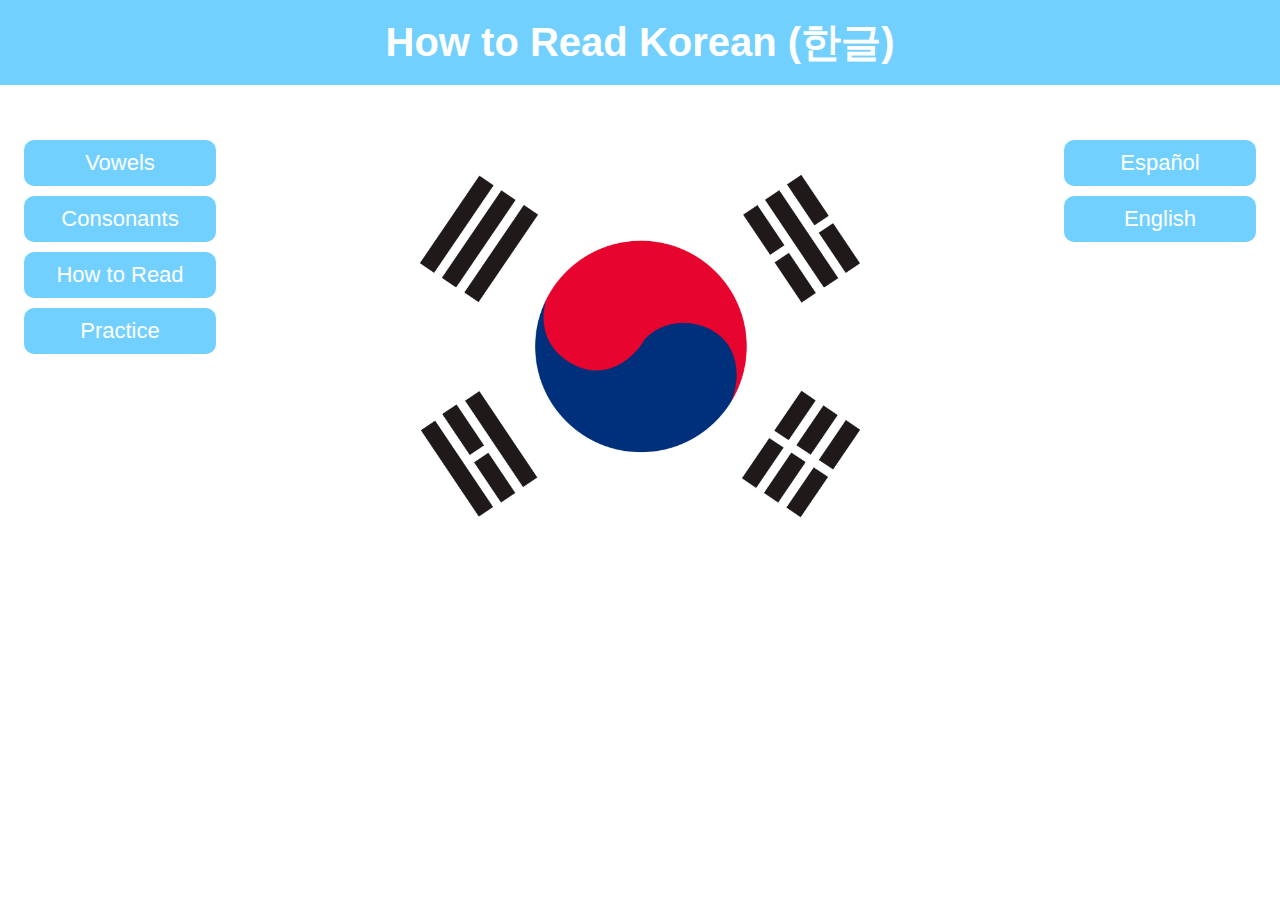
<file: index.html>
<!DOCTYPE html>
<html lang="en">
<head>
    <meta charset="UTF-8">
    <meta name="viewport" content="width=device-width, initial-scale=1.0">
    <title>Learn Korean</title>
    <link rel="stylesheet" href="index.css">
</head>

<body>
    <header id="header-text"></header>
    <div class="container">
        <div class="sidebar" id="left-menu">
            <button id="btn-vowels" onclick="loadContentDynamic('es-vowels', 'en-vowels')"></button>
            <button id="btn-consonants" onclick="loadContentDynamic('es-consonants', 'en-consonants')"></button>
            <button id="btn-read" onclick="loadContentDynamic('es-read', 'en-read')"></button>
            <button id="btn-practice" onclick="loadContentDynamic('es-practice', 'en-practice')">hola</button>
        </div>
        <div class="content" id="main-content">
            <img src="Flag.jpg" alt="Select an option" style="width: 100%;">
        </div>
        <div class="sidebar" id="right-menu">
            <button onclick="changeLanguage('es')">Español</button>
            <button onclick="changeLanguage('en')">English</button>
        </div>
    </div>

    <script src="index.js"></script>
    <script src="tts.js"></script>
    <script>
        document.addEventListener('DOMContentLoaded', function() {
            changeLanguage('en');
        });
    </script>
    
</body>
</html>
</file>
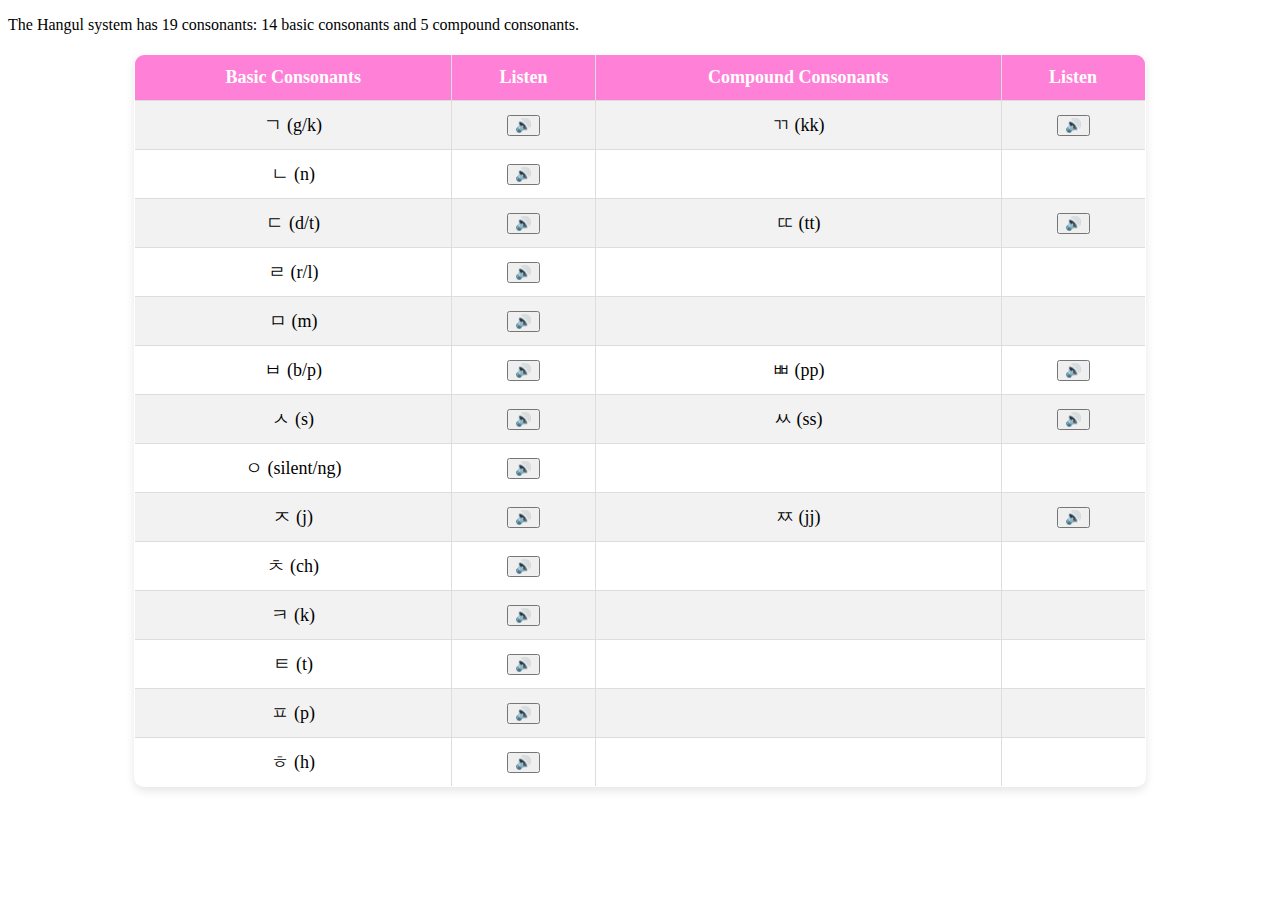
<file: en-consonants.html>
<!DOCTYPE html>
<html lang="en">
<head>
    <link rel="stylesheet" href="consonants.css">
</head>

<body>
    <p>The Hangul system has 19 consonants: 14 basic consonants and 5 compound consonants.</p>

    <table border="1">
        <tr>
            <th>Basic Consonants</th>
            <th>Listen</th>
            <th>Compound Consonants</th>
            <th>Listen</th>
        </tr>
        <tr><td>ㄱ (g/k)</td><td><button onclick="speakKorean('ㄱ')">🔊</button></td><td>ㄲ (kk)</td><td><button onclick="speakKorean('ㄲ')">🔊</button></td></tr>
        <tr><td>ㄴ (n)</td><td><button onclick="speakKorean('ㄴ')">🔊</button></td><td></td><td></td></tr>
        <tr><td>ㄷ (d/t)</td><td><button onclick="speakKorean('ㄷ')">🔊</button></td><td>ㄸ (tt)</td><td><button onclick="speakKorean('ㄸ')">🔊</button></td></tr>
        <tr><td>ㄹ (r/l)</td><td><button onclick="speakKorean('ㄹ')">🔊</button></td><td></td><td></td></tr>
        <tr><td>ㅁ (m)</td><td><button onclick="speakKorean('ㅁ')">🔊</button></td><td></td><td></td></tr>
        <tr><td>ㅂ (b/p)</td><td><button onclick="speakKorean('ㅂ')">🔊</button></td><td>ㅃ (pp)</td><td><button onclick="speakKorean('ㅃ')">🔊</button></td></tr>
        <tr><td>ㅅ (s)</td><td><button onclick="speakKorean('ㅅ')">🔊</button></td><td>ㅆ (ss)</td><td><button onclick="speakKorean('ㅆ')">🔊</button></td></tr>
        <tr><td>ㅇ (silent/ng)</td><td><button onclick="speakKorean('ㅇ')">🔊</button></td><td></td><td></td></tr>
        <tr><td>ㅈ (j)</td><td><button onclick="speakKorean('ㅈ')">🔊</button></td><td>ㅉ (jj)</td><td><button onclick="speakKorean('ㅉ')">🔊</button></td></tr>
        <tr><td>ㅊ (ch)</td><td><button onclick="speakKorean('ㅊ')">🔊</button></td><td></td><td></td></tr>
        <tr><td>ㅋ (k)</td><td><button onclick="speakKorean('ㅋ')">🔊</button></td><td></td><td></td></tr>
        <tr><td>ㅌ (t)</td><td><button onclick="speakKorean('ㅌ')">🔊</button></td><td></td><td></td></tr>
        <tr><td>ㅍ (p)</td><td><button onclick="speakKorean('ㅍ')">🔊</button></td><td></td><td></td></tr>
        <tr><td>ㅎ (h)</td><td><button onclick="speakKorean('ㅎ')">🔊</button></td><td></td><td></td></tr>
    </table>
</body>
</html>
</file>
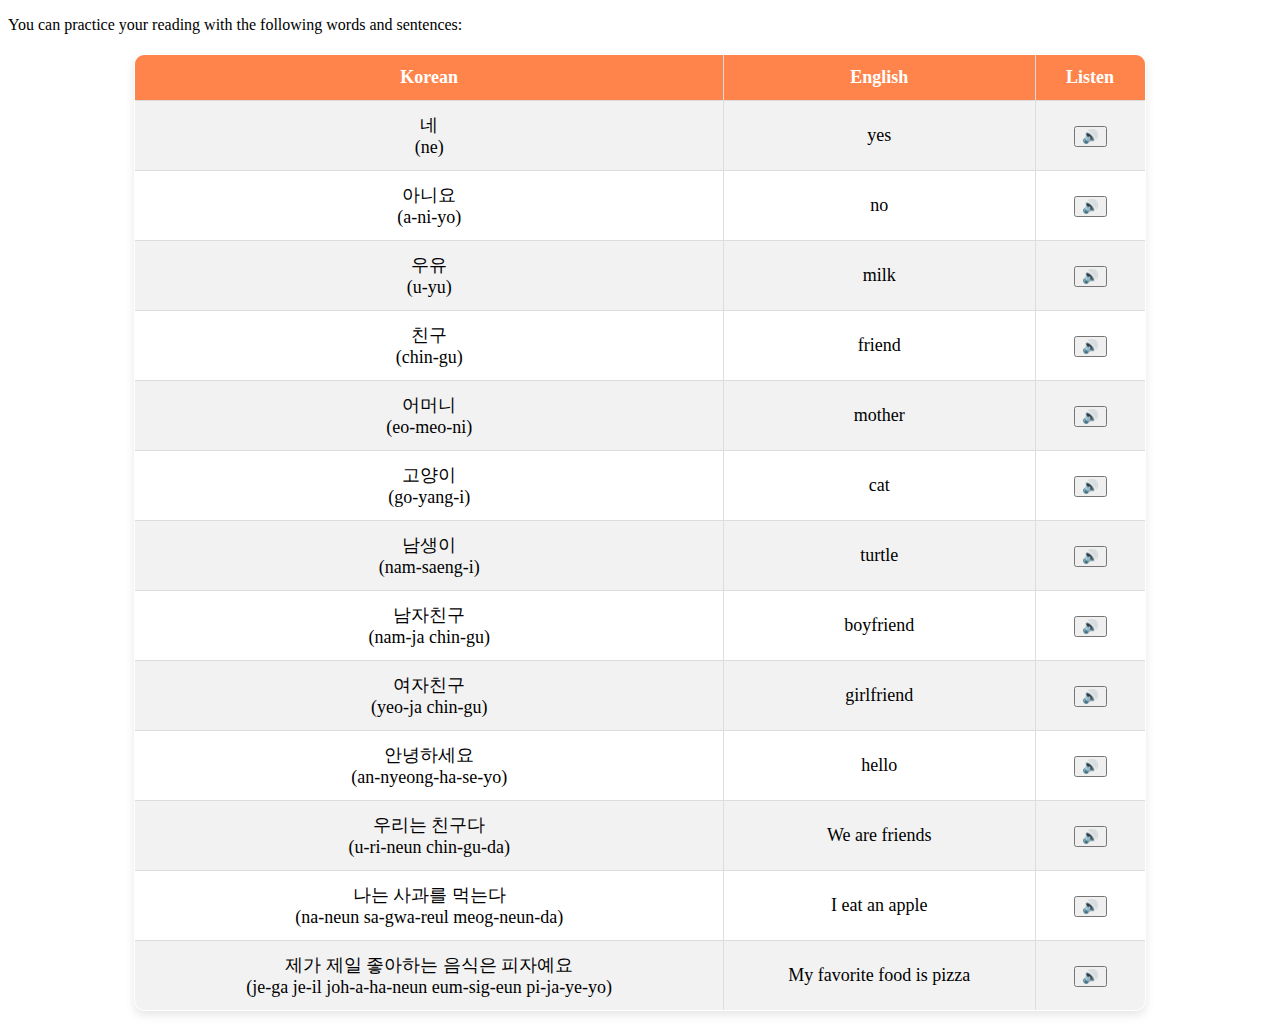
<file: en-practice.html>
<!DOCTYPE html>
<html lang="en">
<head>
    <meta charset="UTF-8">
    <meta name="viewport" content="width=device-width, initial-scale=1.0">
    <title>Korean Text-to-Speech</title>
    <link rel="stylesheet" href="practice.css">
</head>

<body>
    <p>You can practice your reading with the following words and sentences:</p>

    <table border="1">
        <tr>
            <th>Korean</th>
            <th>English</th>
            <th>Listen</th>
        </tr>
        <tr><td>네<br>(ne)</td><td>yes</td><td><button onclick="speakKorean('네')">🔊</button></td></tr>
        <tr><td>아니요<br>(a-ni-yo)</td><td>no</td><td><button onclick="speakKorean('아니요')">🔊</button></td></tr>
        <tr><td>우유<br>(u-yu)</td><td>milk</td><td><button onclick="speakKorean('우유')">🔊</button></td></tr>
        <tr><td>친구<br>(chin-gu)</td><td>friend</td><td><button onclick="speakKorean('친구')">🔊</button></td></tr>
        <tr><td>어머니<br>(eo-meo-ni)</td><td>mother</td><td><button onclick="speakKorean('어머니')">🔊</button></td></tr>
        <tr><td>고양이<br>(go-yang-i)</td><td>cat</td><td><button onclick="speakKorean('고양이')">🔊</button></td></tr>
        <tr><td>남생이<br>(nam-saeng-i)</td><td>turtle</td><td><button onclick="speakKorean('남생이')">🔊</button></td></tr>
        <tr><td>남자친구<br>(nam-ja chin-gu)</td><td>boyfriend</td><td><button onclick="speakKorean('남자친구')">🔊</button></td></tr>
        <tr><td>여자친구<br>(yeo-ja chin-gu)</td><td>girlfriend</td><td><button onclick="speakKorean('여자친구')">🔊</button></td></tr>
        <tr><td>안녕하세요<br>(an-nyeong-ha-se-yo)</td><td>hello</td><td><button onclick="speakKorean('안녕하세요')">🔊</button></td></tr>
        <tr><td>우리는 친구다<br>(u-ri-neun chin-gu-da)</td><td>We are friends</td><td><button onclick="speakKorean('우리는 친구다')">🔊</button></td></tr>
        <tr><td>나는 사과를 먹는다<br>(na-neun sa-gwa-reul meog-neun-da)</td><td>I eat an apple</td><td><button onclick="speakKorean('나는 사과를 먹는다')">🔊</button></td></tr>
        <tr><td>제가 제일 좋아하는 음식은 피자예요<br>(je-ga je-il joh-a-ha-neun eum-sig-eun pi-ja-ye-yo)</td><td>My favorite food is pizza</td><td><button onclick="speakKorean('제가 제일 좋아하는 음식은 피자예요')">🔊</button></td></tr>
    </table>
</body>
</html>
</file>
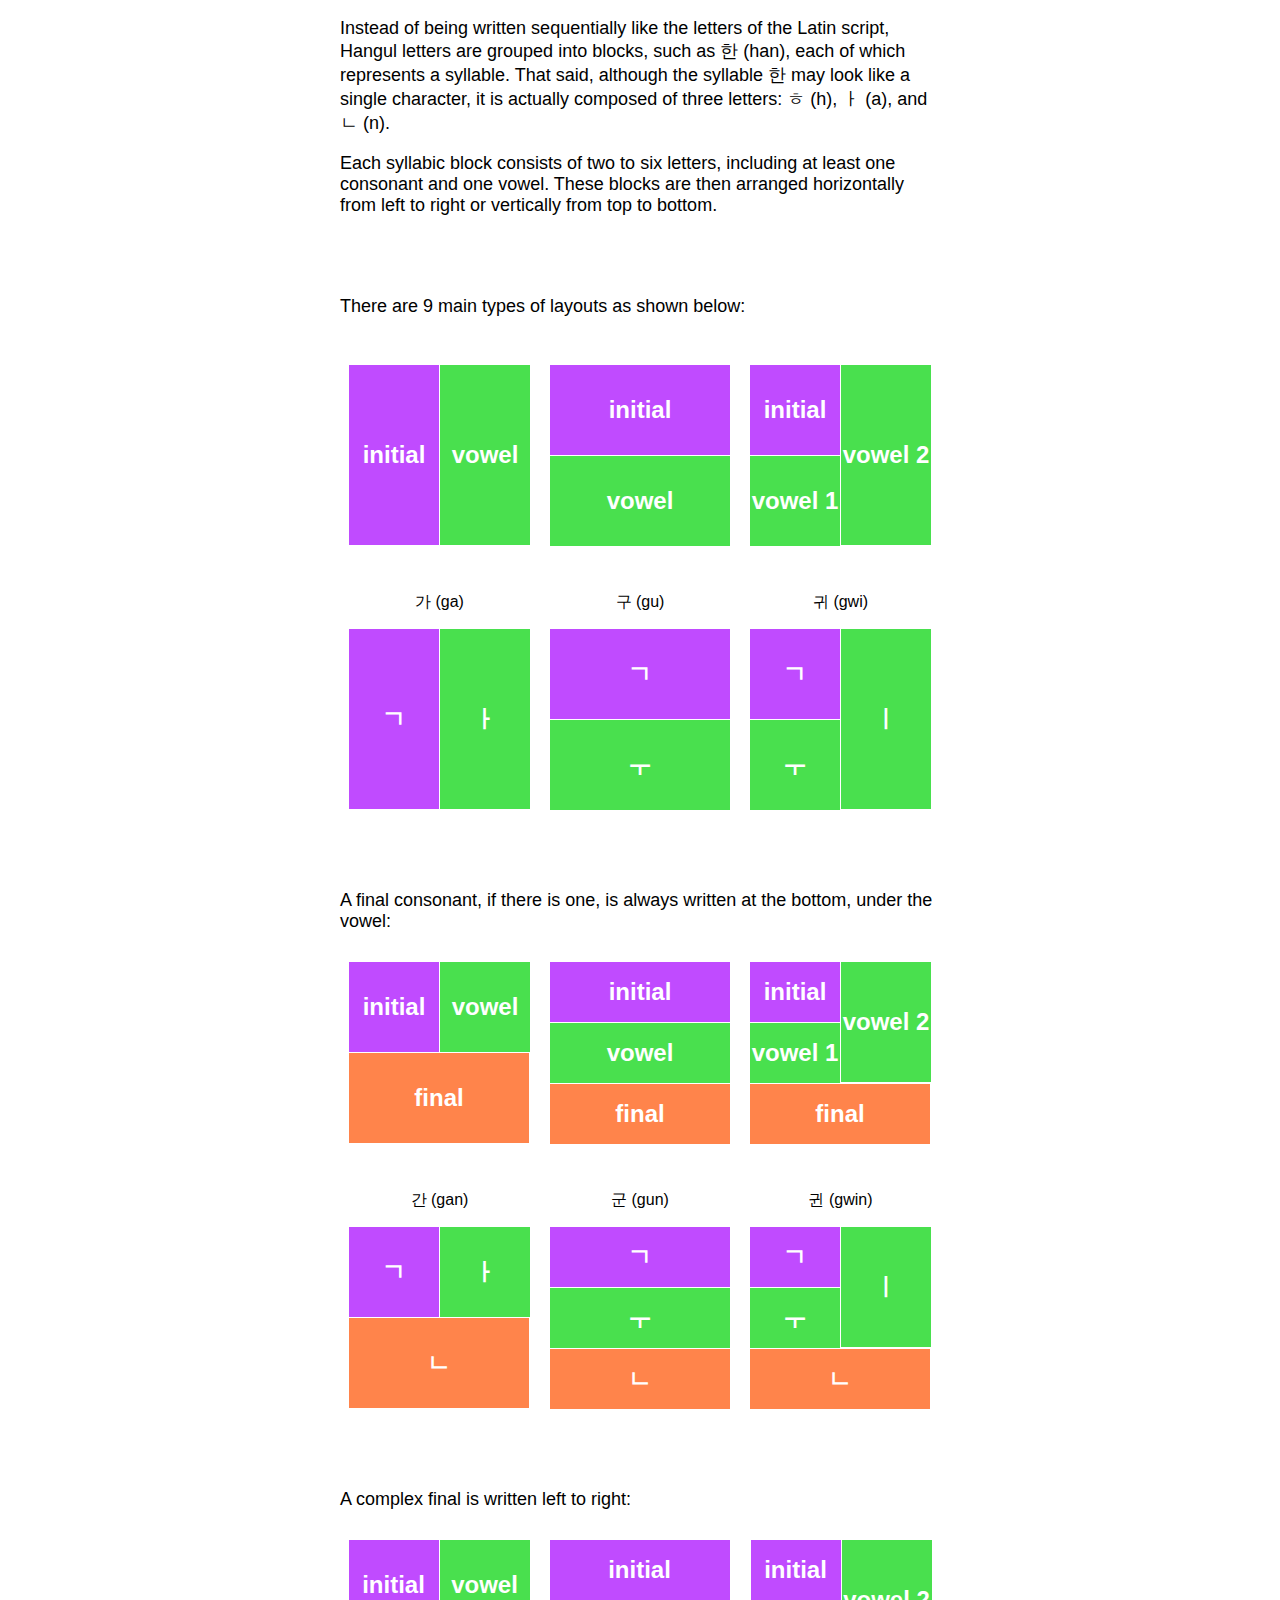
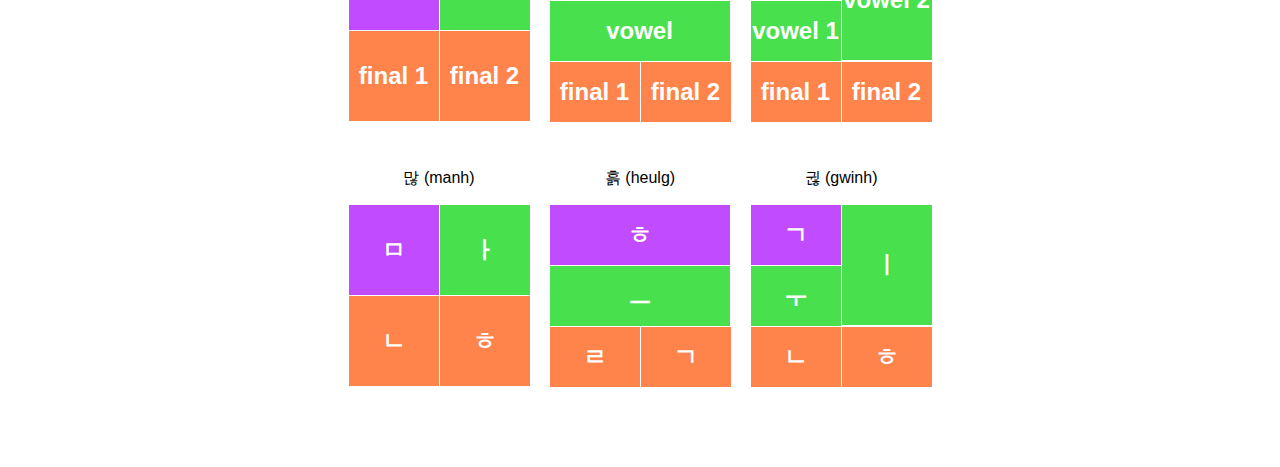
<file: en-read.html>
<!DOCTYPE html>
<html lang="en">
<head>
    <meta charset="UTF-8">
    <meta name="viewport" content="width=device-width, initial-scale=1.0">
    <title>How to Read Hangul</title>
    <link rel="stylesheet" href="read.css">
</head>

<body>
    <div class="explanation">
        <p>
            Instead of being written sequentially like the letters of the Latin script, Hangul letters are grouped into blocks, 
            such as 한 (han), each of which represents a syllable. That said, although the syllable 한 may look like a single character, 
            it is actually composed of three letters: ㅎ (h), ㅏ (a), and ㄴ (n).
        </p>
    </div>

    <div class="explanation">
        <p>
            Each syllabic block consists of two to six letters, including at least one consonant and one vowel. 
            These blocks are then arranged horizontally from left to right or vertically from top to bottom.
        </p>
    </div>

    <div class="explanation-two">
        <p>
            There are 9 main types of layouts as shown below:
        </p>
    </div>
  
    <div class="syllable-group">
        <div class="syllable-container">
            <div class="syllable two-part-horizontal">
                <div class="block-vertical initial">initial</div>
                <div class="block-vertical vowel">vowel</div>
            </div>
        
            <div class="syllable two-part-vertical">
                <div class="block-horizontal initial">initial</div>
                <div class="block-horizontal vowel">vowel</div>
            </div>
    
            <div class="syllable three-part">
                <div class="block initial" style="grid-area: a">initial</div>
                <div class="block vowel" style="grid-area: b">vowel 1</div>
                <div class="block-vertical vowel" style="grid-area: c">vowel 2</div>
            </div>     
        </div>
    
        <div class="syllable-container">
            <div class="syllable-group">
                <p>가 (ga)</p>
                <div class="syllable two-part-horizontal">
                    <div class="block-vertical initial">ㄱ</div>
                    <div class="block-vertical vowel">ㅏ</div>
                </div>
            </div>
        
            <div class="syllable-group">
                <p>구 (gu)</p>
                <div class="syllable two-part-vertical">
                    <div class="block-horizontal initial">ㄱ</div>
                    <div class="block-horizontal vowel">ㅜ</div>
                </div>
            </div>
    
            <div class="syllable-group">
                <p>귀 (gwi)</p>
                <div class="syllable three-part">
                    <div class="block initial" style="grid-area: a">ㄱ</div>
                    <div class="block vowel" style="grid-area: b">ㅜ</div>  
                    <div class="block-vertical vowel" style="grid-area: c">ㅣ</div>
                </div>
            </div>          
        </div>
    </div>

    

    <div class="explanation-two">
        <p>
            A final consonant, if there is one, is always written at the bottom, under the vowel:
        </p>
    </div>
        
    <div class="syllable-container">
        <div class="syllable three-part-two">
            <div class="block initial" style="grid-area: a">initial</div>
            <div class="block vowel" style="grid-area: b">vowel</div>
            <div class="block-horizontal final" style="grid-area: c">final</div>
        </div>
    
        <div class="syllable three-part-vertical">
            <div class="block-horizontal-three initial">initial</div>
            <div class="block-horizontal-three vowel">vowel</div>
            <div class="block-horizontal-three final">final</div>
        </div>

        <div class="syllable four-part-two">
            <div class="block-horizontal-three-two initial" style="grid-area: a">initial</div>
            <div class="block-horizontal-three-two vowel" style="grid-area: b">vowel 1</div>
            <div class="block-vertical-two vowel" style="grid-area: c">vowel 2</div>
            <div class="block-horizontal-three-three final" style="grid-area: d">final</div>
        </div>      
    </div>

    <div class="syllable-container">
        <div class="syllable-group">
            <p>간 (gan)</p>
            <div class="syllable three-part-two">
                <div class="block initial" style="grid-area: a">ㄱ</div>
                <div class="block vowel" style="grid-area: b">ㅏ</div>
                <div class="block-horizontal final" style="grid-area: c">ㄴ</div>
            </div>
        </div>
    
        <div class="syllable-group">
            <p>군 (gun)</p>
            <div class="syllable three-part-vertical">
                <div class="block-horizontal-three initial">ㄱ</div>
                <div class="block-horizontal-three vowel">ㅜ</div>
                <div class="block-horizontal-three final">ㄴ</div>
            </div>
        </div>

        <div class="syllable-group">
            <p>귄 (gwin)</p>
            <div class="syllable four-part-two">
                <div class="block-horizontal-three-two initial" style="grid-area: a">ㄱ</div>
                <div class="block-horizontal-three-two vowel" style="grid-area: b">ㅜ</div>
                <div class="block-vertical-two vowel" style="grid-area: c">ㅣ</div>
                <div class="block-horizontal-three-three final" style="grid-area: d">ㄴ</div>
            </div>
        </div>          
    </div>



    <div class="explanation-two">
        <p>
            A complex final is written left to right:
        </p>
    </div>

    <div class="syllable-container">
        <div class="syllable four-part">
            <div class="block initial">initial</div>
            <div class="block vowel">vowel</div>
            <div class="block final">final 1</div>
            <div class="block final">final 2</div>
        </div>
    
        <div class="syllable four-part-three">
            <div class="block-horizontal-three-three initial" style="grid-area: a">initial</div>
            <div class="block-horizontal-three-three vowel" style="grid-area: b">vowel</div>
            <div class="block-horizontal-three-two final" style="grid-area: c">final 1</div>
            <div class="block-horizontal-three-two final" style="grid-area: d">final 2</div>
        </div>

        <div class="syllable four-part-four">
            <div class="block-horizontal-three-two initial" style="grid-area: a">initial</div>
            <div class="block-horizontal-three-two vowel" style="grid-area: b">vowel 1</div>
            <div class="block-vertical-two vowel" style="grid-area: c">vowel 2</div>
            <div class="block-horizontal-three-two final" style="grid-area: d">final 1</div>
            <div class="block-horizontal-three-two final" style="grid-area: e">final 2</div>
        </div>         
    </div>

    <div class="syllable-container">
        <div class="syllable-group">
            <p>많 (manh)</p>
            <div class="syllable four-part">
                <div class="block initial">ㅁ</div>
                <div class="block vowel">ㅏ</div>
                <div class="block final">ㄴ</div>
                <div class="block final">ㅎ</div>
            </div>
        </div>
    
        <div class="syllable-group">
            <p>흙 (heulg)</p>
            <div class="syllable four-part-three">
                <div class="block-horizontal-three-three initial" style="grid-area: a">ㅎ</div>
                <div class="block-horizontal-three-three vowel" style="grid-area: b">ㅡ</div>
                <div class="block-horizontal-three-two final" style="grid-area: c">ㄹ</div>
                <div class="block-horizontal-three-two final" style="grid-area: d">ㄱ</div>
            </div>
        </div>

        <div class="syllable-group">
            <p>귆 (gwinh)</p>
            <div class="syllable four-part-four">
                <div class="block-horizontal-three-two initial" style="grid-area: a">ㄱ</div>
                <div class="block-horizontal-three-two vowel" style="grid-area: b">ㅜ</div>
                <div class="block-vertical-two vowel" style="grid-area: c">ㅣ</div>
                <div class="block-horizontal-three-two final" style="grid-area: d">ㄴ</div>
                <div class="block-horizontal-three-two final" style="grid-area: e">ㅎ</div>
            </div>
        </div>          
    </div>

    <div class="explanation-two">
        <p></p>
    </div>
    
</body>
</html>
</file>
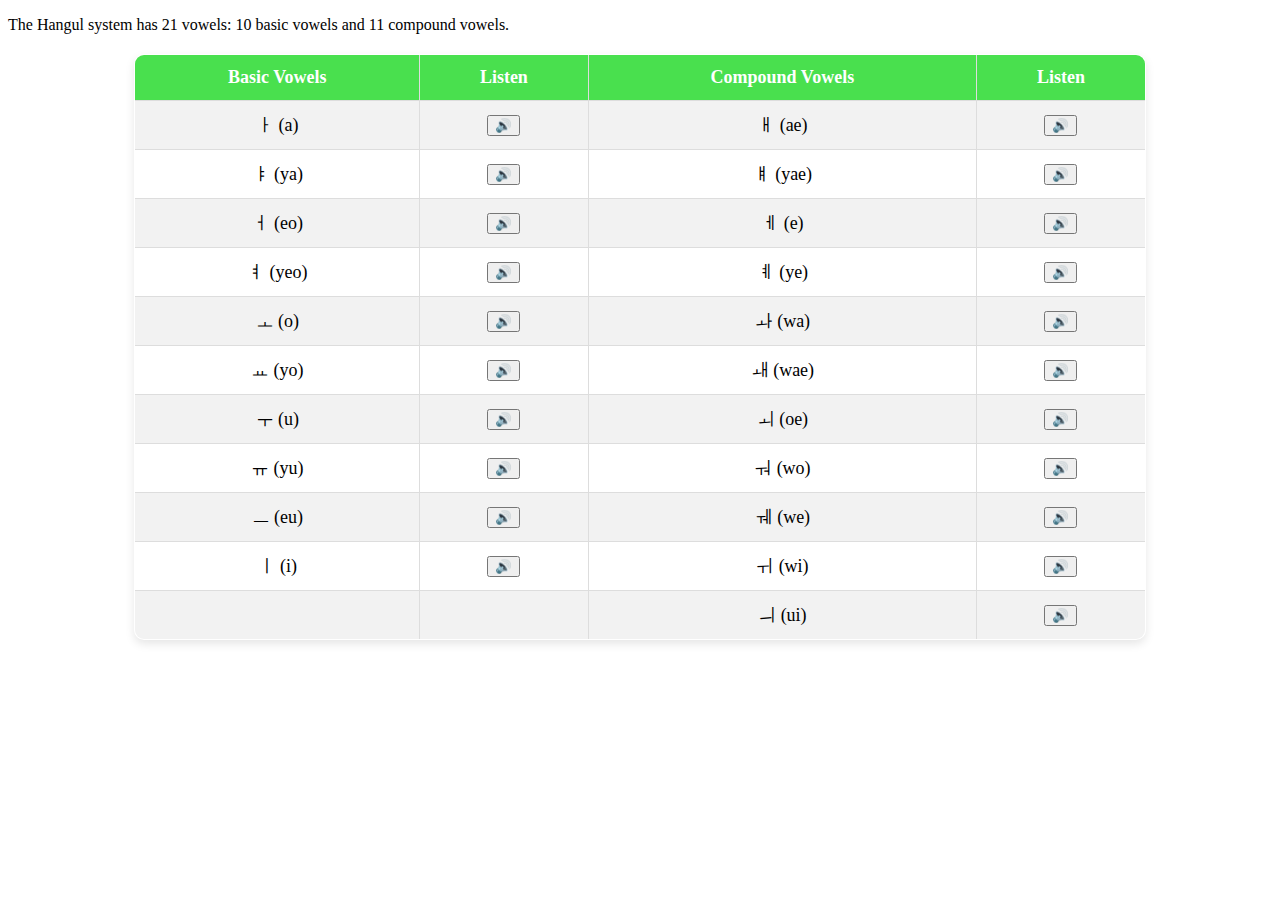
<file: en-vowels.html>
<!DOCTYPE html>
<html lang="en">
<head>
    <link rel="stylesheet" href="vowels.css">
</head>

<body>
    <p>The Hangul system has 21 vowels: 10 basic vowels and 11 compound vowels.</p>

    <table border="1">
        <tr>
            <th>Basic Vowels</th>
            <th>Listen</th>
            <th>Compound Vowels</th>
            <th>Listen</th>
        </tr>
        <tr><td>ㅏ (a)</td><td><button onclick="speakKorean('ㅏ')">🔊</button></td><td>ㅐ (ae)</td><td><button onclick="speakKorean('ㅐ')">🔊</button></td></tr>
        <tr><td>ㅑ (ya)</td><td><button onclick="speakKorean('ㅑ')">🔊</button></td><td>ㅒ (yae)</td><td><button onclick="speakKorean('ㅒ')">🔊</button></td></tr>
        <tr><td>ㅓ (eo)</td><td><button onclick="speakKorean('ㅓ')">🔊</button></td><td>ㅔ (e)</td><td><button onclick="speakKorean('ㅔ')">🔊</button></td></tr>
        <tr><td>ㅕ (yeo)</td><td><button onclick="speakKorean('ㅕ')">🔊</button></td><td>ㅖ (ye)</td><td><button onclick="speakKorean('ㅖ')">🔊</button></td></tr>
        <tr><td>ㅗ (o)</td><td><button onclick="speakKorean('ㅗ')">🔊</button></td><td>ㅘ (wa)</td><td><button onclick="speakKorean('ㅘ')">🔊</button></td></tr>
        <tr><td>ㅛ (yo)</td><td><button onclick="speakKorean('ㅛ')">🔊</button></td><td>ㅙ (wae)</td><td><button onclick="speakKorean('ㅙ')">🔊</button></td></tr>
        <tr><td>ㅜ (u)</td><td><button onclick="speakKorean('ㅜ')">🔊</button></td><td>ㅚ (oe)</td><td><button onclick="speakKorean('ㅚ')">🔊</button></td></tr>
        <tr><td>ㅠ (yu)</td><td><button onclick="speakKorean('ㅠ')">🔊</button></td><td>ㅝ (wo)</td><td><button onclick="speakKorean('ㅝ')">🔊</button></td></tr>
        <tr><td>ㅡ (eu)</td><td><button onclick="speakKorean('ㅡ')">🔊</button></td><td>ㅞ (we)</td><td><button onclick="speakKorean('ㅞ')">🔊</button></td></tr>
        <tr><td>ㅣ (i)</td><td><button onclick="speakKorean('ㅣ')">🔊</button></td><td>ㅟ (wi)</td><td><button onclick="speakKorean('ㅟ')">🔊</button></td></tr>
        <tr><td></td><td></td><td>ㅢ (ui)</td><td><button onclick="speakKorean('ㅢ')">🔊</button></td></tr>
    </table>
</body>
</html>
</file>
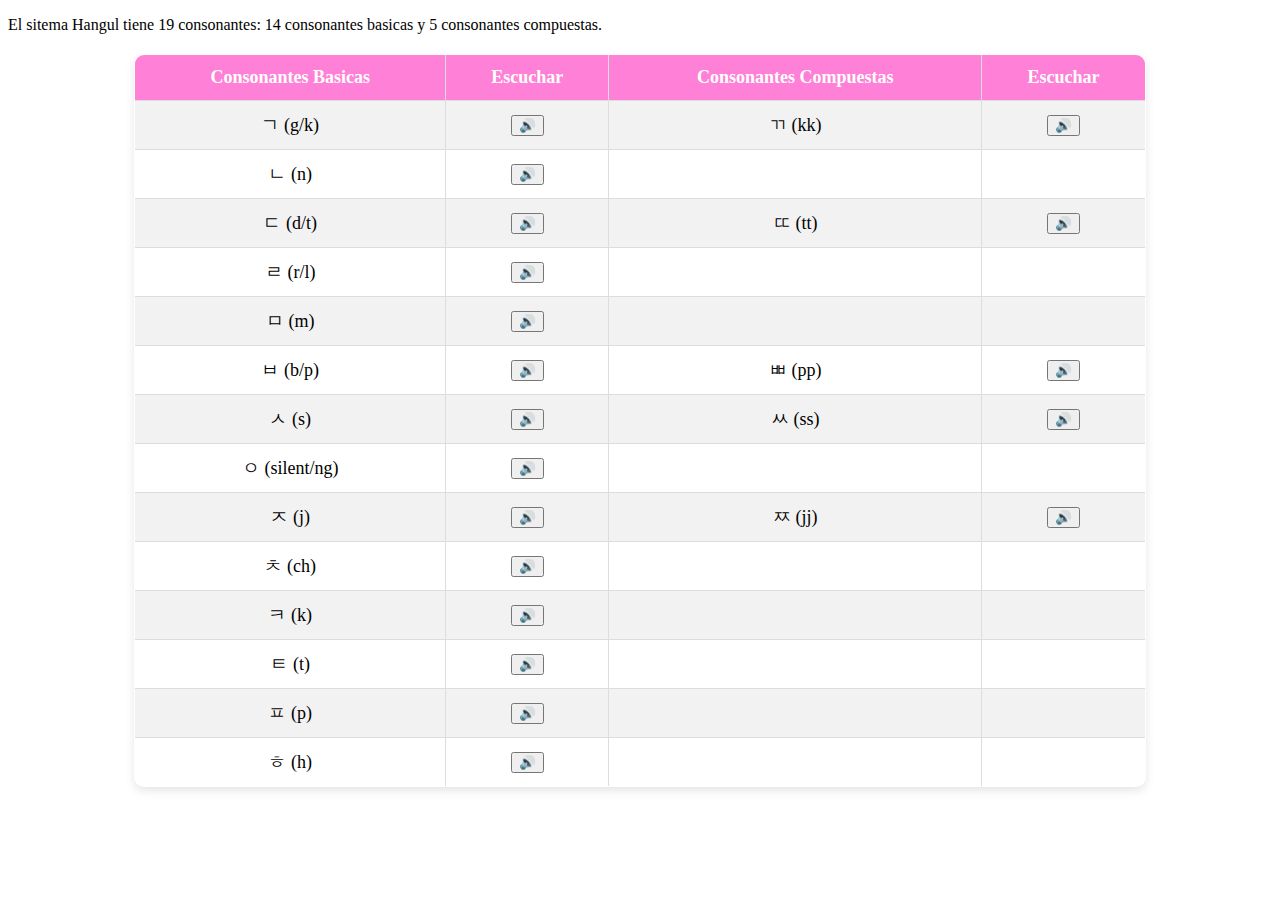
<file: es-consonants.html>
<!DOCTYPE html>
<html lang="es">
<head>
    <link rel="stylesheet" href="consonants.css">
</head>

<body>
    <p>El sitema Hangul tiene 19 consonantes: 14 consonantes basicas y 5 consonantes compuestas.</p>

    <table border="1">
        <tr>
            <th>Consonantes Basicas</th>
            <th>Escuchar</th>
            <th>Consonantes Compuestas</th>
            <th>Escuchar</th>
        </tr>
        <tr><td>ㄱ (g/k)</td><td><button onclick="speakKorean('ㄱ')">🔊</button></td><td>ㄲ (kk)</td><td><button onclick="speakKorean('ㄲ')">🔊</button></td></tr>
        <tr><td>ㄴ (n)</td><td><button onclick="speakKorean('ㄴ')">🔊</button></td><td></td><td></td></tr>
        <tr><td>ㄷ (d/t)</td><td><button onclick="speakKorean('ㄷ')">🔊</button></td><td>ㄸ (tt)</td><td><button onclick="speakKorean('ㄸ')">🔊</button></td></tr>
        <tr><td>ㄹ (r/l)</td><td><button onclick="speakKorean('ㄹ')">🔊</button></td><td></td><td></td></tr>
        <tr><td>ㅁ (m)</td><td><button onclick="speakKorean('ㅁ')">🔊</button></td><td></td><td></td></tr>
        <tr><td>ㅂ (b/p)</td><td><button onclick="speakKorean('ㅂ')">🔊</button></td><td>ㅃ (pp)</td><td><button onclick="speakKorean('ㅃ')">🔊</button></td></tr>
        <tr><td>ㅅ (s)</td><td><button onclick="speakKorean('ㅅ')">🔊</button></td><td>ㅆ (ss)</td><td><button onclick="speakKorean('ㅆ')">🔊</button></td></tr>
        <tr><td>ㅇ (silent/ng)</td><td><button onclick="speakKorean('ㅇ')">🔊</button></td><td></td><td></td></tr>
        <tr><td>ㅈ (j)</td><td><button onclick="speakKorean('ㅈ')">🔊</button></td><td>ㅉ (jj)</td><td><button onclick="speakKorean('ㅉ')">🔊</button></td></tr>
        <tr><td>ㅊ (ch)</td><td><button onclick="speakKorean('ㅊ')">🔊</button></td><td></td><td></td></tr>
        <tr><td>ㅋ (k)</td><td><button onclick="speakKorean('ㅋ')">🔊</button></td><td></td><td></td></tr>
        <tr><td>ㅌ (t)</td><td><button onclick="speakKorean('ㅌ')">🔊</button></td><td></td><td></td></tr>
        <tr><td>ㅍ (p)</td><td><button onclick="speakKorean('ㅍ')">🔊</button></td><td></td><td></td></tr>
        <tr><td>ㅎ (h)</td><td><button onclick="speakKorean('ㅎ')">🔊</button></td><td></td><td></td></tr>
    </table>
</body>
</html>
</file>
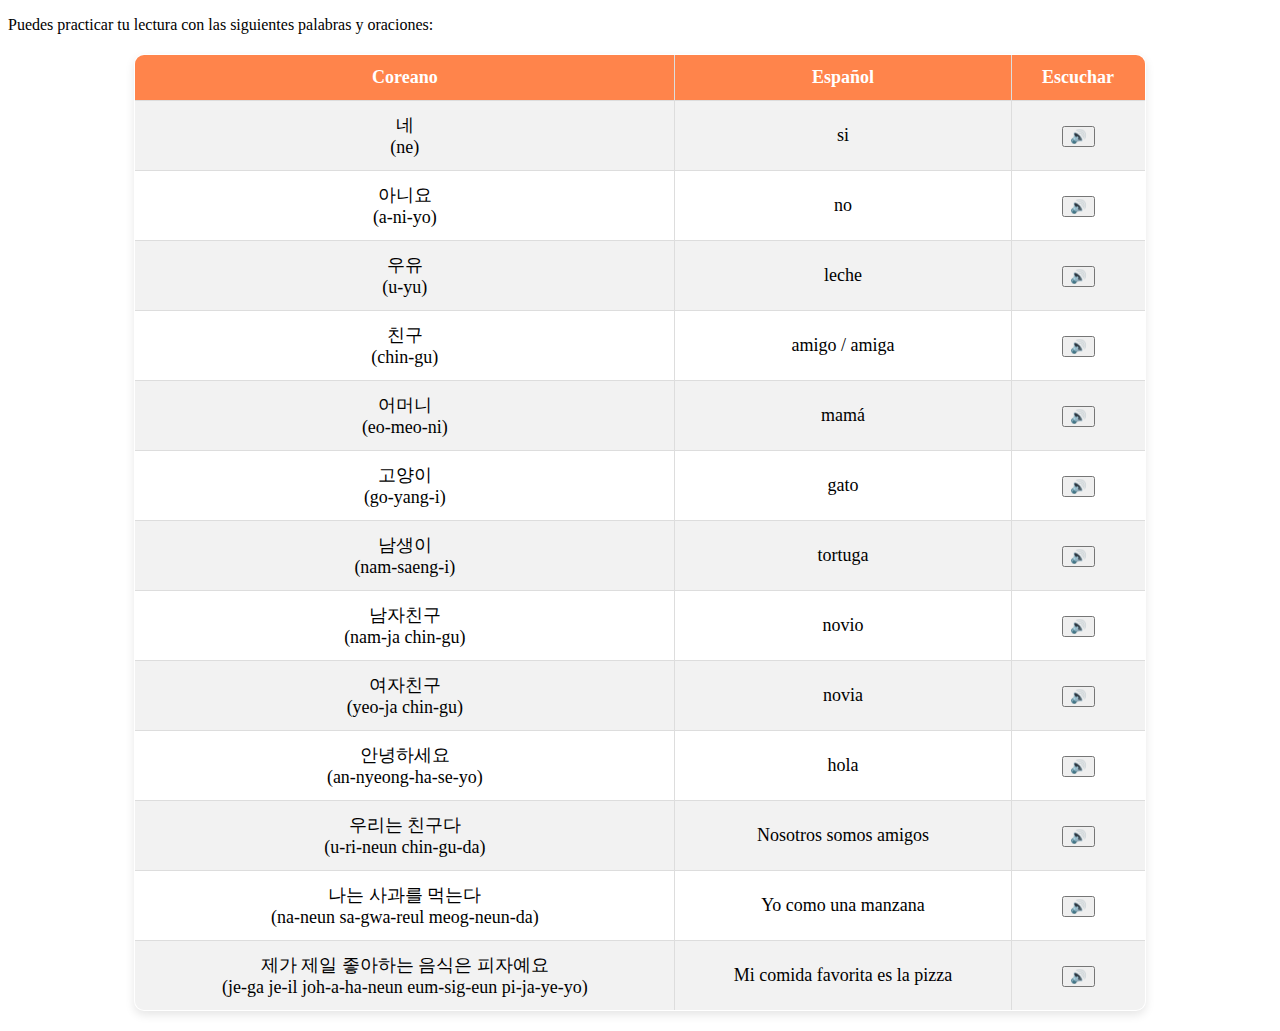
<file: es-practice.html>
<!DOCTYPE html>
<html lang="es">
<head>
    <meta charset="UTF-8">
    <meta name="viewport" content="width=device-width, initial-scale=1.0">
    <title>Korean Text-to-Speech</title>
    <link rel="stylesheet" href="practice.css">
</head>

<body>
    <p>Puedes practicar tu lectura con las siguientes palabras y oraciones:</p>

    <table border="1">
        <tr>
            <th>Coreano</th>
            <th>Español</th>
            <th>Escuchar</th>
        </tr>
        <tr><td>네<br>(ne)</td><td>si</td><td><button onclick="speakKorean('네')">🔊</button></td></tr>
        <tr><td>아니요<br>(a-ni-yo)</td><td>no</td><td><button onclick="speakKorean('아니요')">🔊</button></td></tr>
        <tr><td>우유<br>(u-yu)</td><td>leche</td><td><button onclick="speakKorean('우유')">🔊</button></td></tr>
        <tr><td>친구<br>(chin-gu)</td><td>amigo / amiga</td><td><button onclick="speakKorean('친구')">🔊</button></td></tr>
        <tr><td>어머니<br>(eo-meo-ni)</td><td>mamá</td><td><button onclick="speakKorean('어머니')">🔊</button></td></tr>
        <tr><td>고양이<br>(go-yang-i)</td><td>gato</td><td><button onclick="speakKorean('고양이')">🔊</button></td></tr>
        <tr><td>남생이<br>(nam-saeng-i)</td><td>tortuga</td><td><button onclick="speakKorean('남생이')">🔊</button></td></tr>
        <tr><td>남자친구<br>(nam-ja chin-gu)</td><td>novio</td><td><button onclick="speakKorean('남자친구')">🔊</button></td></tr>
        <tr><td>여자친구<br>(yeo-ja chin-gu)</td><td>novia</td><td><button onclick="speakKorean('여자친구')">🔊</button></td></tr>
        <tr><td>안녕하세요<br>(an-nyeong-ha-se-yo)</td><td>hola</td><td><button onclick="speakKorean('안녕하세요')">🔊</button></td></tr>
        <tr><td>우리는 친구다<br>(u-ri-neun chin-gu-da)</td><td>Nosotros somos amigos</td><td><button onclick="speakKorean('우리는 친구다')">🔊</button></td></tr>
        <tr><td>나는 사과를 먹는다<br>(na-neun sa-gwa-reul meog-neun-da)</td><td>Yo como una manzana</td><td><button onclick="speakKorean('나는 사과를 먹는다')">🔊</button></td></tr>
        <tr><td>제가 제일 좋아하는 음식은 피자예요<br>(je-ga je-il joh-a-ha-neun eum-sig-eun pi-ja-ye-yo)</td><td>Mi comida favorita es la pizza</td><td><button onclick="speakKorean('제가 제일 좋아하는 음식은 피자예요')">🔊</button></td></tr>
    </table>
</body>
</html>
</file>
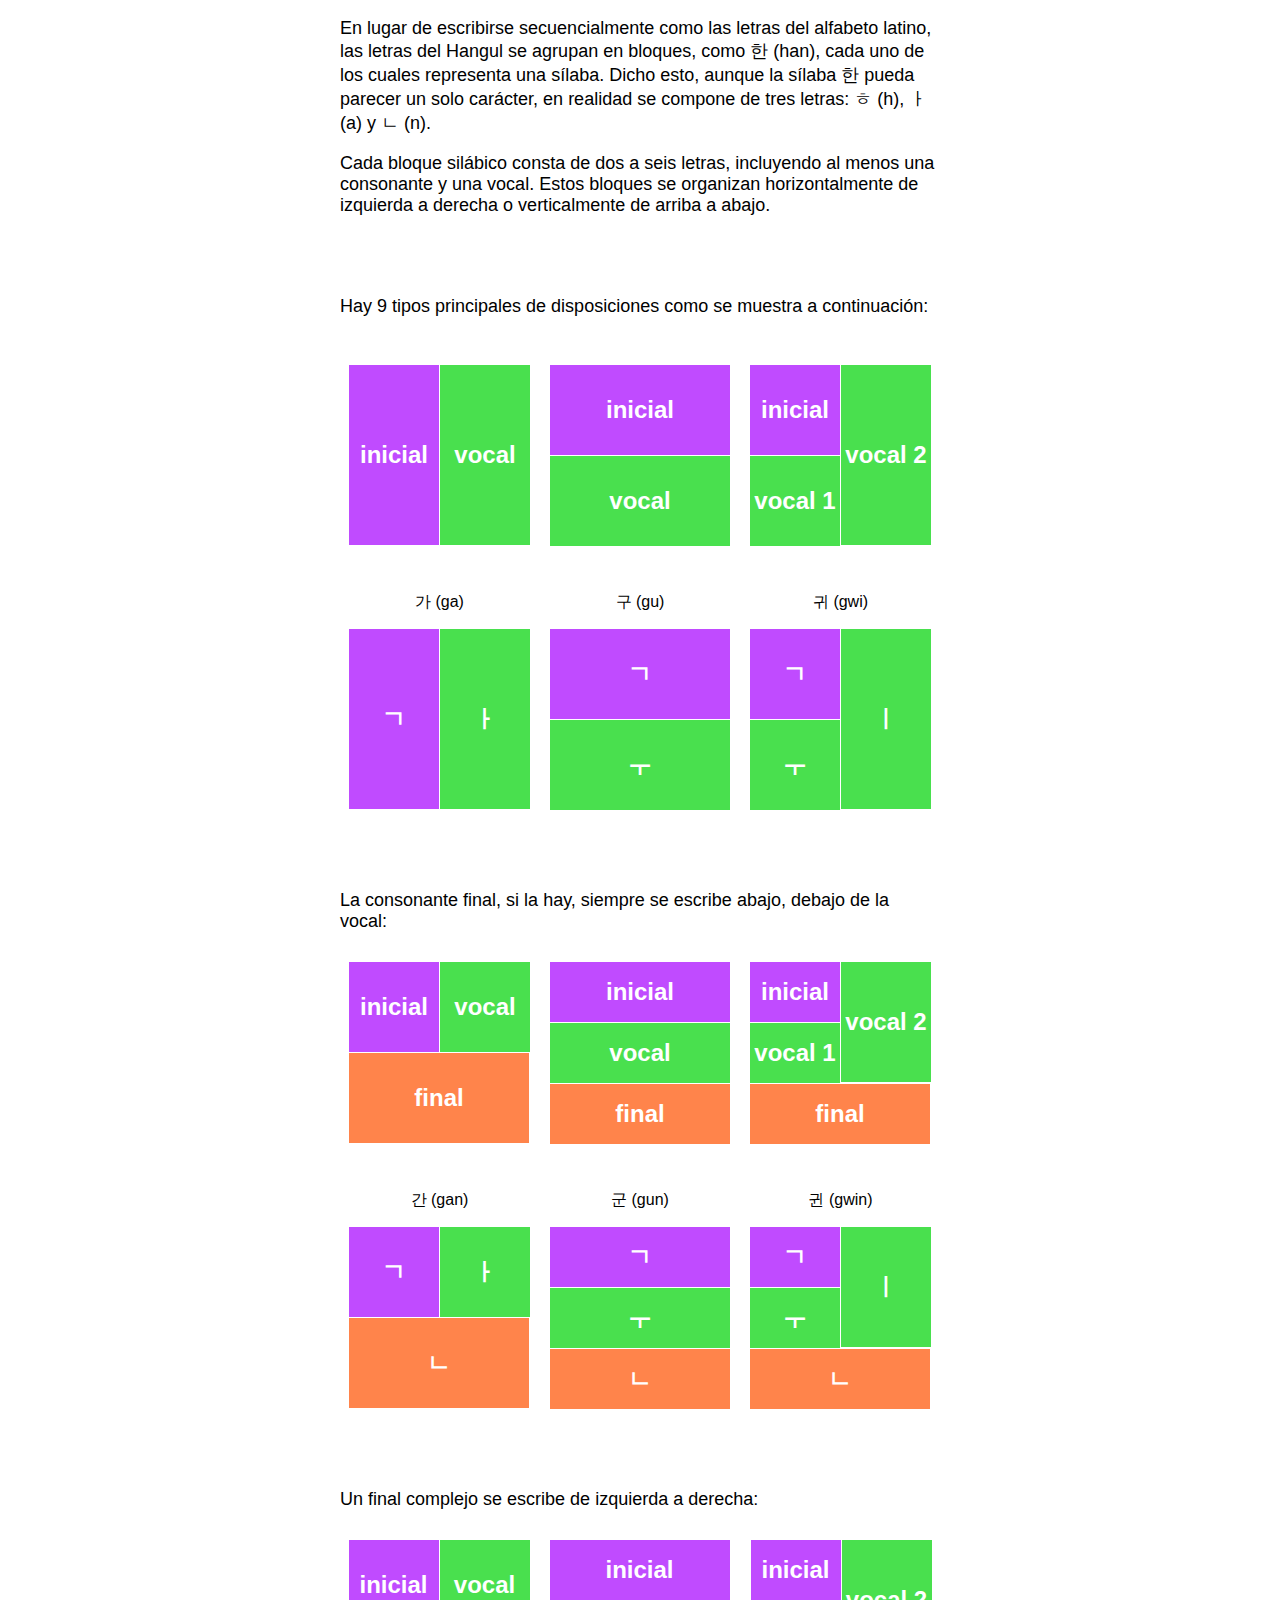
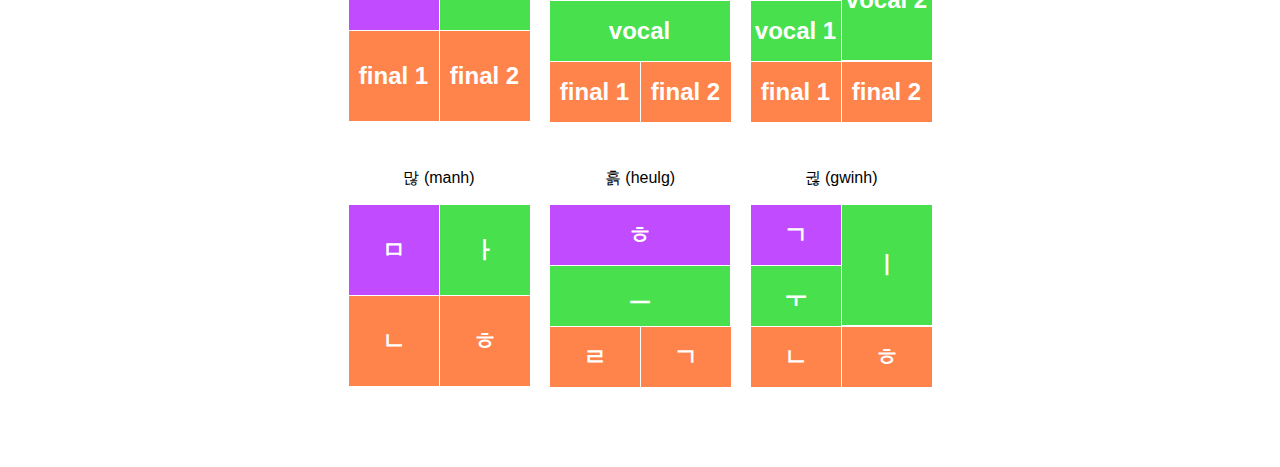
<file: es-read.html>
<!DOCTYPE html>
<html lang="es">
<head>
    <meta charset="UTF-8">
    <meta name="viewport" content="width=device-width, initial-scale=1.0">
    <title>How to Read Hangul</title>
    <link rel="stylesheet" href="read.css">
</head>

<body>
    <div class="explanation">
        <p>
            En lugar de escribirse secuencialmente como las letras del alfabeto latino, las letras del Hangul se agrupan en bloques, 
            como 한 (han), cada uno de los cuales representa una sílaba. Dicho esto, aunque la sílaba 한 pueda parecer un solo carácter, 
            en realidad se compone de tres letras: ㅎ (h), ㅏ (a) y ㄴ (n).
        </p>
    </div>

    <div class="explanation">
        <p>
            Cada bloque silábico consta de dos a seis letras, incluyendo al menos una consonante y una vocal.
            Estos bloques se organizan horizontalmente de izquierda a derecha o verticalmente de arriba a abajo.
        </p>
    </div>

    <div class="explanation-two">
        <p>
            Hay 9 tipos principales de disposiciones como se muestra a continuación:
        </p>
    </div>
  
    <div class="syllable-group">
        <div class="syllable-container">
            <div class="syllable two-part-horizontal">
                <div class="block-vertical initial">inicial</div>
                <div class="block-vertical vowel">vocal</div>
            </div>
        
            <div class="syllable two-part-vertical">
                <div class="block-horizontal initial">inicial</div>
                <div class="block-horizontal vowel">vocal</div>
            </div>
    
            <div class="syllable three-part">
                <div class="block initial" style="grid-area: a">inicial</div>
                <div class="block vowel" style="grid-area: b">vocal 1</div>
                <div class="block-vertical vowel" style="grid-area: c">vocal 2</div>
            </div>     
        </div>
    
        <div class="syllable-container">
            <div class="syllable-group">
                <p>가 (ga)</p>
                <div class="syllable two-part-horizontal">
                    <div class="block-vertical initial">ㄱ</div>
                    <div class="block-vertical vowel">ㅏ</div>
                </div>
            </div>
        
            <div class="syllable-group">
                <p>구 (gu)</p>
                <div class="syllable two-part-vertical">
                    <div class="block-horizontal initial">ㄱ</div>
                    <div class="block-horizontal vowel">ㅜ</div>
                </div>
            </div>
    
            <div class="syllable-group">
                <p>귀 (gwi)</p>
                <div class="syllable three-part">
                    <div class="block initial" style="grid-area: a">ㄱ</div>
                    <div class="block vowel" style="grid-area: b">ㅜ</div>  
                    <div class="block-vertical vowel" style="grid-area: c">ㅣ</div>
                </div>
            </div>          
        </div>
    </div>

    

    <div class="explanation-two">
        <p>
            La consonante final, si la hay, siempre se escribe abajo, debajo de la vocal:
        </p>
    </div>
        
    <div class="syllable-container">
        <div class="syllable three-part-two">
            <div class="block initial" style="grid-area: a">inicial</div>
            <div class="block vowel" style="grid-area: b">vocal</div>
            <div class="block-horizontal final" style="grid-area: c">final</div>
        </div>
    
        <div class="syllable three-part-vertical">
            <div class="block-horizontal-three initial">inicial</div>
            <div class="block-horizontal-three vowel">vocal</div>
            <div class="block-horizontal-three final">final</div>
        </div>

        <div class="syllable four-part-two">
            <div class="block-horizontal-three-two initial" style="grid-area: a">inicial</div>
            <div class="block-horizontal-three-two vowel" style="grid-area: b">vocal 1</div>
            <div class="block-vertical-two vowel" style="grid-area: c">vocal 2</div>
            <div class="block-horizontal-three-three final" style="grid-area: d">final</div>
        </div>      
    </div>

    <div class="syllable-container">
        <div class="syllable-group">
            <p>간 (gan)</p>
            <div class="syllable three-part-two">
                <div class="block initial" style="grid-area: a">ㄱ</div>
                <div class="block vowel" style="grid-area: b">ㅏ</div>
                <div class="block-horizontal final" style="grid-area: c">ㄴ</div>
            </div>
        </div>
    
        <div class="syllable-group">
            <p>군 (gun)</p>
            <div class="syllable three-part-vertical">
                <div class="block-horizontal-three initial">ㄱ</div>
                <div class="block-horizontal-three vowel">ㅜ</div>
                <div class="block-horizontal-three final">ㄴ</div>
            </div>
        </div>

        <div class="syllable-group">
            <p>귄 (gwin)</p>
            <div class="syllable four-part-two">
                <div class="block-horizontal-three-two initial" style="grid-area: a">ㄱ</div>
                <div class="block-horizontal-three-two vowel" style="grid-area: b">ㅜ</div>
                <div class="block-vertical-two vowel" style="grid-area: c">ㅣ</div>
                <div class="block-horizontal-three-three final" style="grid-area: d">ㄴ</div>
            </div>
        </div>          
    </div>



    <div class="explanation-two">
        <p>
            Un final complejo se escribe de izquierda a derecha:
        </p>
    </div>

    <div class="syllable-container">
        <div class="syllable four-part">
            <div class="block initial">inicial</div>
            <div class="block vowel">vocal</div>
            <div class="block final">final 1</div>
            <div class="block final">final 2</div>
        </div>
    
        <div class="syllable four-part-three">
            <div class="block-horizontal-three-three initial" style="grid-area: a">inicial</div>
            <div class="block-horizontal-three-three vowel" style="grid-area: b">vocal</div>
            <div class="block-horizontal-three-two final" style="grid-area: c">final 1</div>
            <div class="block-horizontal-three-two final" style="grid-area: d">final 2</div>
        </div>

        <div class="syllable four-part-four">
            <div class="block-horizontal-three-two initial" style="grid-area: a">inicial</div>
            <div class="block-horizontal-three-two vowel" style="grid-area: b">vocal 1</div>
            <div class="block-vertical-two vowel" style="grid-area: c">vocal 2</div>
            <div class="block-horizontal-three-two final" style="grid-area: d">final 1</div>
            <div class="block-horizontal-three-two final" style="grid-area: e">final 2</div>
        </div>         
    </div>

    <div class="syllable-container">
        <div class="syllable-group">
            <p>많 (manh)</p>
            <div class="syllable four-part">
                <div class="block initial">ㅁ</div>
                <div class="block vowel">ㅏ</div>
                <div class="block final">ㄴ</div>
                <div class="block final">ㅎ</div>
            </div>
        </div>
    
        <div class="syllable-group">
            <p>흙 (heulg)</p>
            <div class="syllable four-part-three">
                <div class="block-horizontal-three-three initial" style="grid-area: a">ㅎ</div>
                <div class="block-horizontal-three-three vowel" style="grid-area: b">ㅡ</div>
                <div class="block-horizontal-three-two final" style="grid-area: c">ㄹ</div>
                <div class="block-horizontal-three-two final" style="grid-area: d">ㄱ</div>
            </div>
        </div>

        <div class="syllable-group">
            <p>귆 (gwinh)</p>
            <div class="syllable four-part-four">
                <div class="block-horizontal-three-two initial" style="grid-area: a">ㄱ</div>
                <div class="block-horizontal-three-two vowel" style="grid-area: b">ㅜ</div>
                <div class="block-vertical-two vowel" style="grid-area: c">ㅣ</div>
                <div class="block-horizontal-three-two final" style="grid-area: d">ㄴ</div>
                <div class="block-horizontal-three-two final" style="grid-area: e">ㅎ</div>
            </div>
        </div>          
    </div>

    <div class="explanation-two">
        <p></p>
    </div>
    
</body>
</html>
</file>
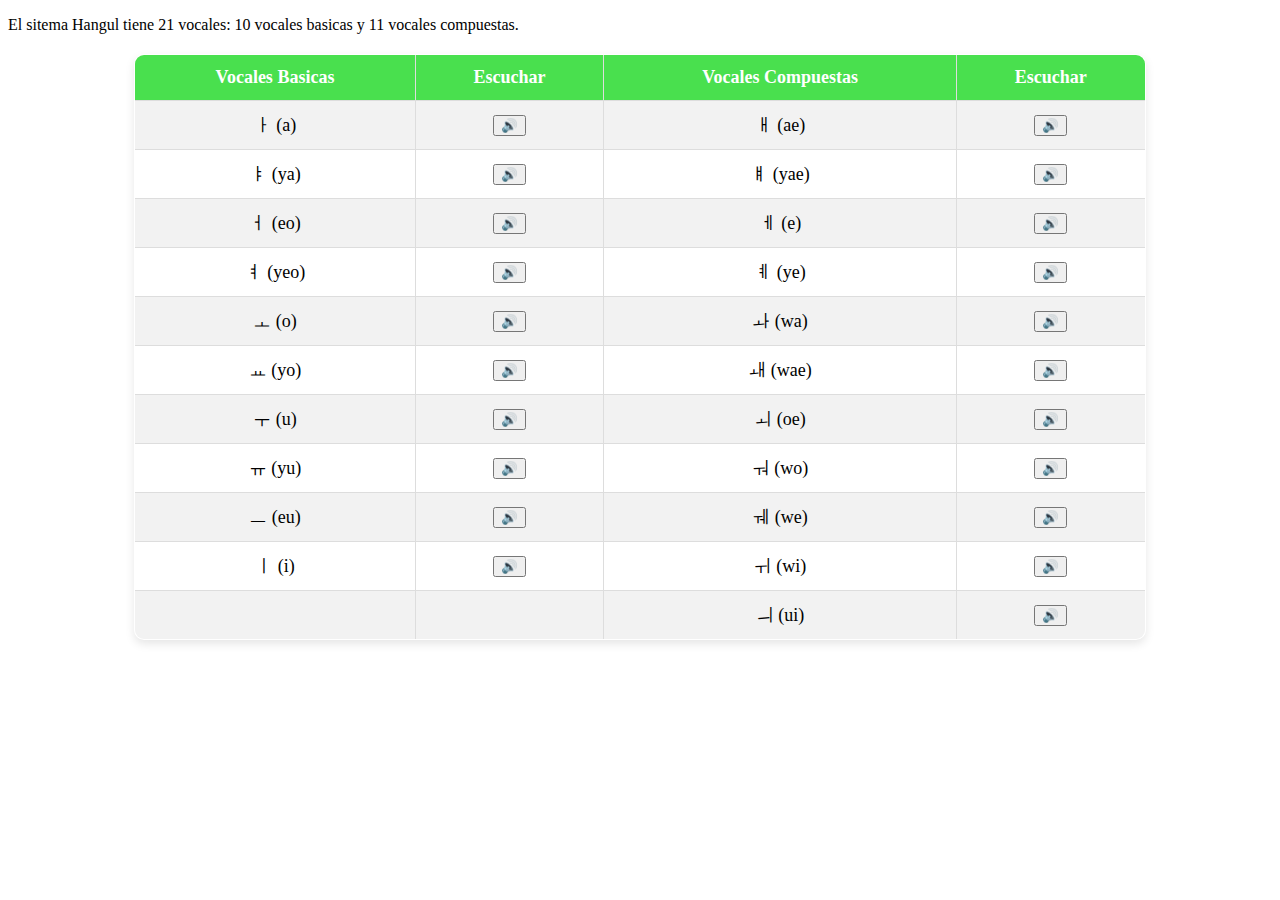
<file: es-vowels.html>
<!DOCTYPE html>
<html lang="es">
<head>
    <link rel="stylesheet" href="vowels.css">
</head>

<body>
    <p>El sitema Hangul tiene 21 vocales: 10 vocales basicas y 11 vocales compuestas.</p>

    <table border="1">
        <tr>
            <th>Vocales Basicas</th>
            <th>Escuchar</th>
            <th>Vocales Compuestas</th>
            <th>Escuchar</th>
        </tr>
        <tr><td>ㅏ (a)</td><td><button onclick="speakKorean('ㅏ')">🔊</button></td><td>ㅐ (ae)</td><td><button onclick="speakKorean('ㅐ')">🔊</button></td></tr>
        <tr><td>ㅑ (ya)</td><td><button onclick="speakKorean('ㅑ')">🔊</button></td><td>ㅒ (yae)</td><td><button onclick="speakKorean('ㅒ')">🔊</button></td></tr>
        <tr><td>ㅓ (eo)</td><td><button onclick="speakKorean('ㅓ')">🔊</button></td><td>ㅔ (e)</td><td><button onclick="speakKorean('ㅔ')">🔊</button></td></tr>
        <tr><td>ㅕ (yeo)</td><td><button onclick="speakKorean('ㅕ')">🔊</button></td><td>ㅖ (ye)</td><td><button onclick="speakKorean('ㅖ')">🔊</button></td></tr>
        <tr><td>ㅗ (o)</td><td><button onclick="speakKorean('ㅗ')">🔊</button></td><td>ㅘ (wa)</td><td><button onclick="speakKorean('ㅘ')">🔊</button></td></tr>
        <tr><td>ㅛ (yo)</td><td><button onclick="speakKorean('ㅛ')">🔊</button></td><td>ㅙ (wae)</td><td><button onclick="speakKorean('ㅙ')">🔊</button></td></tr>
        <tr><td>ㅜ (u)</td><td><button onclick="speakKorean('ㅜ')">🔊</button></td><td>ㅚ (oe)</td><td><button onclick="speakKorean('ㅚ')">🔊</button></td></tr>
        <tr><td>ㅠ (yu)</td><td><button onclick="speakKorean('ㅠ')">🔊</button></td><td>ㅝ (wo)</td><td><button onclick="speakKorean('ㅝ')">🔊</button></td></tr>
        <tr><td>ㅡ (eu)</td><td><button onclick="speakKorean('ㅡ')">🔊</button></td><td>ㅞ (we)</td><td><button onclick="speakKorean('ㅞ')">🔊</button></td></tr>
        <tr><td>ㅣ (i)</td><td><button onclick="speakKorean('ㅣ')">🔊</button></td><td>ㅟ (wi)</td><td><button onclick="speakKorean('ㅟ')">🔊</button></td></tr>
        <tr><td></td><td></td><td>ㅢ (ui)</td><td><button onclick="speakKorean('ㅢ')">🔊</button></td></tr>
    </table>
</body>
</html>
</file>
<file: index.css>
body {
    font-family: Arial, sans-serif;
    margin: 0;
    display: flex;
    flex-direction: column;
    align-items: center;
    text-align: center;
}
header {
    width: 100%;
    background: #72d0ff;
    color: white;
    padding: 15px;
    font-size: 40px;
    font-weight: bold;
}
.container {
    display: flex;
    width: 100%;
    justify-content: space-between;
    margin-top: 50px;
}
.sidebar {
    width: 30%;
    display: flex;
    flex-direction: column;
    align-items: center;
}
.sidebar button {
    width: 80%;
    padding: 10px;
    margin: 5px;
    font-size: 22px;
    cursor: pointer;
    border: none;
    background: #72d0ff;
    color: white;
    border-radius: 10px;
}
.sidebar button:hover {
    background: #55a1ff;
}
.content {
    width: 100%;
    font-size: 18px;
}
</file>
<file: consonants.css>
table {
    width: 80%;
    margin: 20px auto;
    border-collapse: collapse;
    font-size: 18px;
    text-align: center;
    background: white;
    box-shadow: 0px 4px 10px rgba(0, 0, 0, 0.1);
    border-radius: 10px;
    overflow: hidden;
}
th, td {
    padding: 12px;
    border: 1px solid #ddd;
}
th {
    background: #ff80d7;
    color: white;
}
tr:nth-child(even) {
    background: #f2f2f2;
}
tr:hover {
    background: #ddd;
}
</file>
<file: practice.css>
table {
    width: 80%;
    margin: 20px auto;
    border-collapse: collapse;
    font-size: 18px;
    text-align: center;
    background: white;
    box-shadow: 0px 4px 10px rgba(0, 0, 0, 0.1);
    border-radius: 10px;
    overflow: hidden;
}
th, td {
    padding: 12px;
    border: 1px solid #ddd;
}
th {
    background: #ff844b;
    color: white;
}
tr:nth-child(even) {
    background: #f2f2f2;
}
tr:hover {
    background: #ddd;
}
</file>
<file: read.css>
body {
    font-family: Arial, sans-serif;
    text-align: center;
}
.explanation {
    max-width: 600px;
    margin: auto;
    font-size: 18px;
    text-align: left;
}
.explanation-two {
    max-width: 600px;
    margin: 80px auto 0px;
    font-size: 18px;
    text-align: left;
}
.syllable-container {
    display: flex;
    justify-content: center;
    gap: 20px;
    margin-top: 30px;
}
.syllable {
    display: grid;
    gap: 5px;
    text-align: center;
    font-size: 20px;
    font-weight: bold;
}
.syllable-group {
    display: flex;
    flex-direction: column;
    align-items: center;
}
.two-part-horizontal {
    grid-template-columns: repeat(2, 90px);
    grid-template-rows: 180px;
    gap: 1px;
}
.two-part-vertical {
    grid-template-columns: 180px;
    grid-template-rows: repeat(2, 90px);
    gap: 1px;
}
.three-part {
    grid-template-columns: 90px 90px; 
    grid-template-rows: 90px 90px;
    grid-template-areas:  
        "a c" 
        "b c";
    gap: 1px;
}
.three-part-two {
    grid-template-columns: 90px 90px; 
    grid-template-rows: 90px 90px;
    grid-template-areas:  
        "a b" 
        "c c";
    gap: 1px;
}
.three-part-vertical {
    grid-template-columns: 180px;
    grid-template-rows: repeat(3, 60px);
    gap: 1px;
}
.four-part {
    grid-template-columns: repeat(2, 90px);
    grid-template-rows: repeat(2, 90px);
    gap: 1px;
}
.four-part-two {
    grid-template-columns: repeat(2, 90px);
    grid-template-rows: repeat(3, 60px);
    grid-template-areas:  
        "a c"
        "b c" 
        "d d";
    gap: 1px;
}
.four-part-three {
    grid-template-columns: repeat(2, 90px);
    grid-template-rows: repeat(3, 60px);
    grid-template-areas:  
        "a a"
        "b b" 
        "c d";
    gap: 1px;
}
.four-part-four {
    grid-template-columns: repeat(2, 90px);
    grid-template-rows: repeat(3, 60px);
    grid-template-areas:  
        "a c"
        "b c" 
        "d e";
    gap: 1px;
}
.block {
    display: flex;
    align-items: center;
    justify-content: center;
    width: 90px;
    height: 90px;
    color: white;
    font-size: 24px;
    font-weight: bold;
}
.block-vertical {
    display: flex;
    align-items: center;
    justify-content: center;
    width: 90px;
    height: 180px;
    color: white;
    font-size: 24px;
    font-weight: bold;
}
.block-horizontal {
    display: flex;
    align-items: center;
    justify-content: center;
    width: 180px;
    height: 90px;
    color: white;
    font-size: 24px;
    font-weight: bold;
}
.block-horizontal-three {
    display: flex;
    align-items: center;
    justify-content: center;
    width: 180px;
    height: 60px;
    color: white;
    font-size: 24px;
    font-weight: bold;
}
.block-horizontal-three-two {
    display: flex;
    align-items: center;
    justify-content: center;
    width: 90px;
    height: 60px;
    color: white;
    font-size: 24px;
    font-weight: bold;
}
.block-horizontal-three-three {
    display: flex;
    align-items: center;
    justify-content: center;
    width: 180px;
    height: 60px;   
    color: white;
    font-size: 24px;
    font-weight: bold;
}
.block-vertical-two {
    display: flex;
    align-items: center;
    justify-content: center;
    width: 90px;
    height: 120px;
    color: white;
    font-size: 24px;
    font-weight: bold;
}

.initial { background: #c04bff;}
.vowel { background: #49e04e;}
.final {background: #ff844b;}
</file>
<file: vowels.css>
table {
    width: 80%;
    margin: 20px auto;
    border-collapse: collapse;
    font-size: 18px;
    text-align: center;
    background: white;
    box-shadow: 0px 4px 10px rgba(0, 0, 0, 0.1);
    border-radius: 10px;
    overflow: hidden;
}
th, td {
    padding: 12px;
    border: 1px solid #ddd;
}
th {
    background: #49e04e;
    color: white;
}
tr:nth-child(even) {
    background: #f2f2f2;
}
tr:hover {
    background: #ddd;
}
</file>
